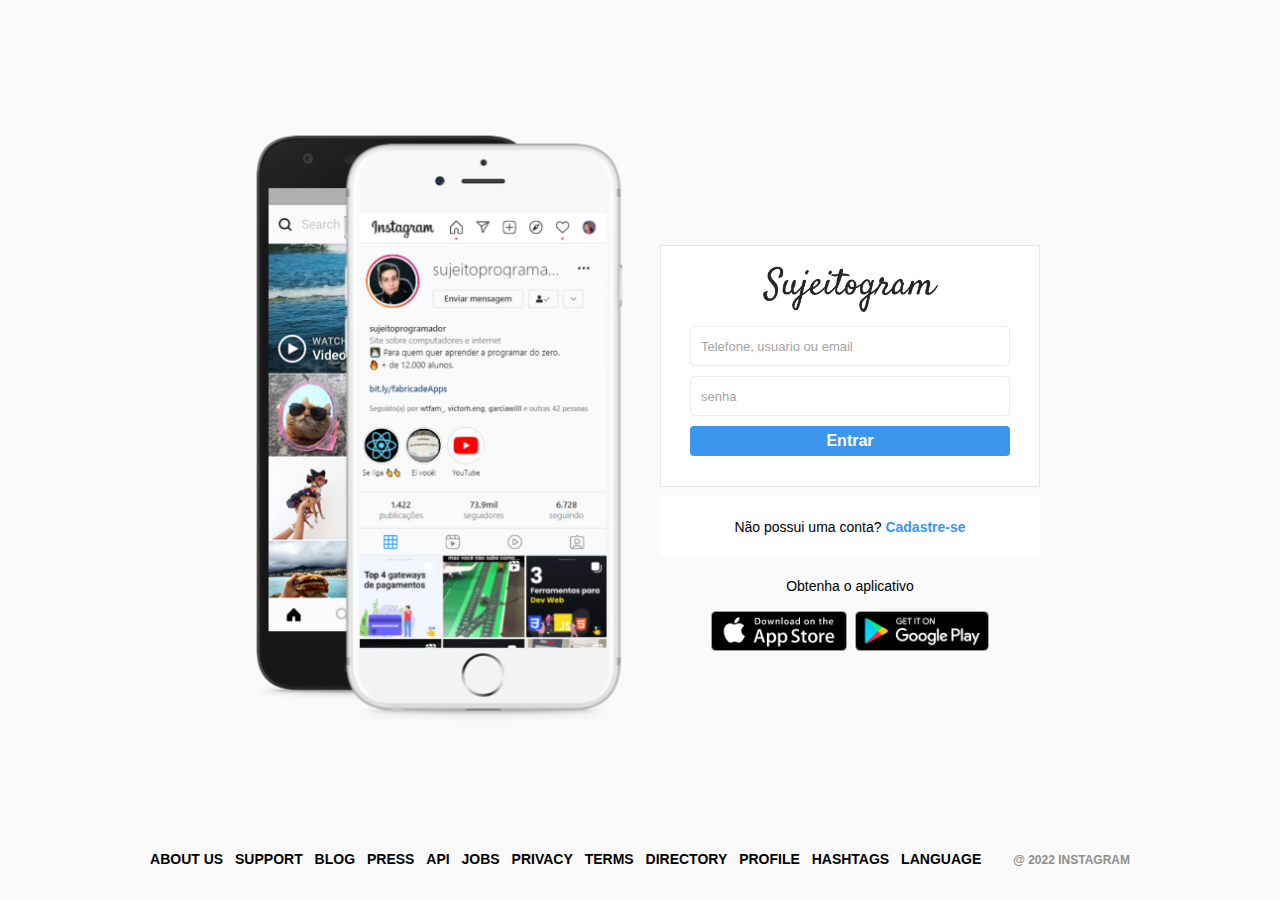
<file: index.html>
<!DOCTYPE html>
<html lang="pt-br">
<head>
    <link rel="stylesheet" href="styles/global.css">
    <link rel="stylesheet" href="styles/media.css">
    <meta charset="UTF-8">
    <meta name="viewport" content="width=device-width, initial-scale=1.0">
    <title>Sujeitogram - sua rede social</title>
</head>
<body>
    <div class="wrapper">
        <div class="container">
            <div class="column left">
                <div class="main">

                </div>


            </div>

            <div class="column right">
                <div class="login-panel">
                    <div class="logo">
                        <img src="assets/logo.png" alt="Logo do sujeitogram" class="logo-img">

                    </div>
                    <form>
                        <input type="text" placeholder="Telefone, usuario ou email" name="username">
                        <input placeholder="senha" type="password" name="password">
                        <input type="submit" value="Entrar">
                    </form>
                </div>

                <div class="infobox">
                    <p>Não possui uma conta? <a href="signup.html">Cadastre-se</a></p>
                </div>
                
                <div class="get-app-panel">
                    Obtenha o aplicativo

                    <div class="app-buttons">
                        <a href="#">
                            <img src="assets/appstore.png" alt="Baixe na AppStore">
                        </a>

                        <a href="#">
                            <img src="assets/googleplay.png" alt="Baixe na googleplay">
                        </a>
                    </div>
                </div>

            </div>


        </div>
        <!--Fim da area container-->

        <footer>
            <div class="footer-inner">
                <a href="#">About us</a>
                <a href="#">Support</a>
                <a href="#">Blog</a>
                <a href="#">Press</a>
                <a href="#">Api</a>
                <a href="#">Jobs</a>
                <a href="#">Privacy</a>
                <a href="#">Terms</a>
                <a href="#">Directory</a>
                <a href="#">Profile</a>
                <a href="#">Hashtags</a>
                <a href="#">Language</a>
                <div class="text-small">@ 2022 Instagram</div>
            </div>


        </footer>



    </div>

    
</body>
</html>
</file>
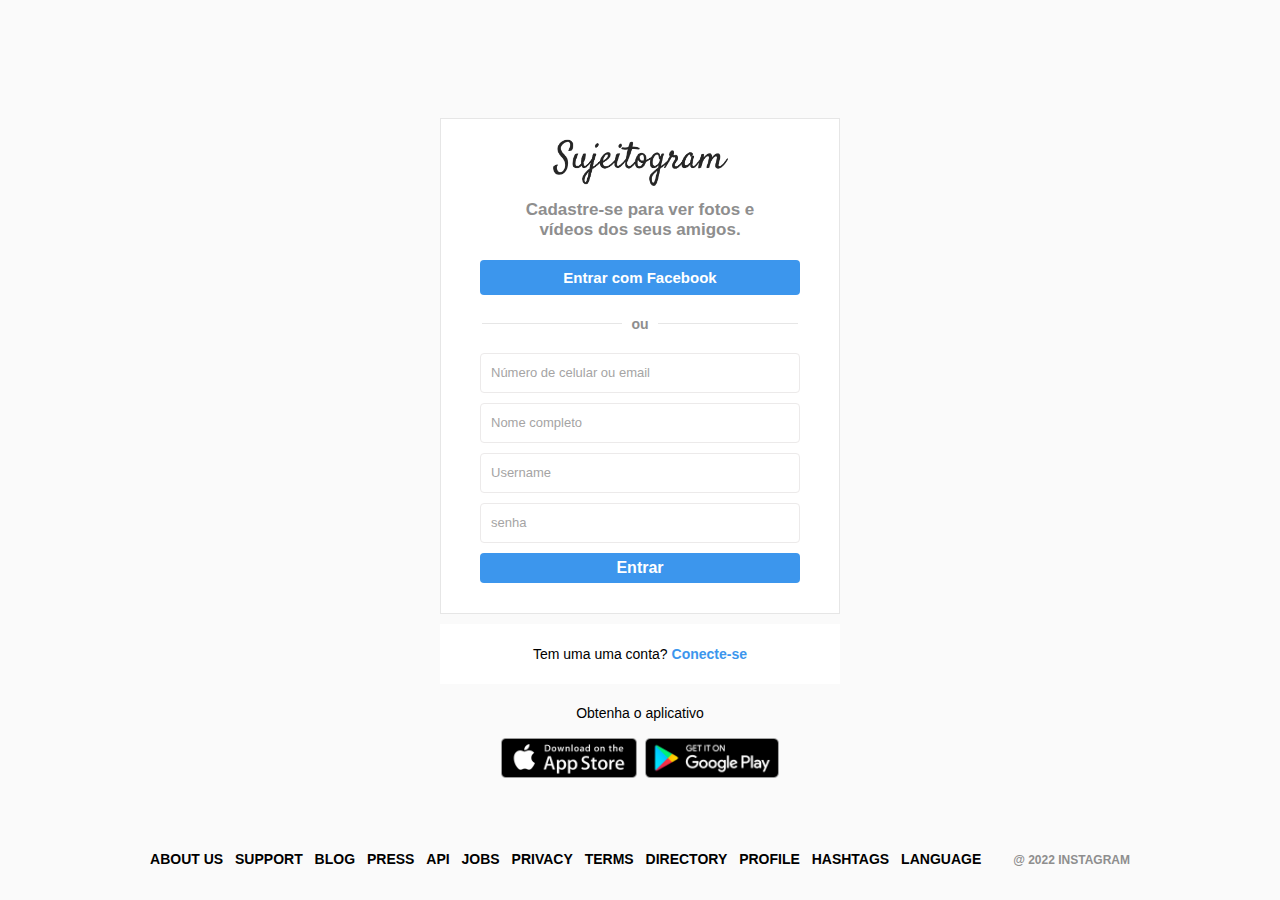
<file: signup.html>
<!DOCTYPE html>
<html lang="pt-br">
<head>
    <link rel="stylesheet" href="styles/global.css">
    <link rel="stylesheet" href="styles/media.css">
    <meta charset="UTF-8">
    <meta name="viewport" content="width=device-width, initial-scale=1.0">
    <title>Faça seu cadastro - sujeitogram</title>
</head>
<body>
    <div class="wrapper">
        <div class="container-signup">

            <div class="column">
                <div class="login-panel">
                    <div class="logo">
                        <img src="assets/logo.png" alt="Logo do sujeitogram" class="logo-img">
                    </div>
                    <div class="message">
                        <span>Cadastre-se para ver fotos e vídeos dos seus amigos.</span>
                    </div>

                    <button class="cta-button">
                        Entrar com Facebook
                    </button>

                    <div class="divisor-container">
                        <div class="line"></div>
                        <div class="divisor-tag">ou</div>
                        <div class="line"></div>
                    </div>



                    <form>
                        <input type="text" placeholder="Número de celular ou email" name="email">
                        <input type="text" placeholder="Nome completo" name="name">
                        <input type="text" placeholder="Username" name="username">
                        <input placeholder="senha" type="password" name="password">
                        <input type="submit" value="Entrar">
                    </form>
                </div>

                <div class="infobox">
                    <p>Tem uma uma conta? <a href="index.html">Conecte-se</a></p>
                </div>
                
                <div class="get-app-panel">
                    Obtenha o aplicativo

                    <div class="app-buttons">
                        <a href="#">
                            <img src="assets/appstore.png" alt="Baixe na AppStore">
                        </a>

                        <a href="#">
                            <img src="assets/googleplay.png" alt="Baixe na googleplay">
                        </a>
                    </div>
                </div>

            </div>


        </div>
        <!--Fim da area container-->

        <footer>
            <div class="footer-inner">
                <a href="#">About us</a>
                <a href="#">Support</a>
                <a href="#">Blog</a>
                <a href="#">Press</a>
                <a href="#">Api</a>
                <a href="#">Jobs</a>
                <a href="#">Privacy</a>
                <a href="#">Terms</a>
                <a href="#">Directory</a>
                <a href="#">Profile</a>
                <a href="#">Hashtags</a>
                <a href="#">Language</a>
                <div class="text-small">@ 2022 Instagram</div>
            </div>


        </footer>



    </div>

    
</body>
</html>
</file>
<file: styles/global.css>
:root{
    --background: #fafafa;
    --white: #ffffff;
    --blue:#3c96ed;
    --grey: #8e8e8e;
    --light-grey:#e6e6e6;
    --black: #000000;
}


*{
    margin: 0;
    padding: 0;
    box-sizing: border-box;
}

a{
    text-decoration: none;
    color: var(--blue);
}

body{
    background-color: var(--background);
    height: 100%;
    width: 100%;
    font-family: Arial, Helvetica, sans-serif;
    font-size: 14px;
    line-height: 18px;
}

.wrapper{
    height: 100vh;
}

.container{
    margin: 0 auto;
    min-height: 100%;
    width: 800px;
    display: flex;
    align-items: center;
}

.column{
    flex-grow: 1;
    width: 50%;
}

.left{
    background-image: url(../assets/main-foto.png);
    background-size: 450px;
    background-repeat: no-repeat;
    background-position: center;
    height: 600px;
    margin-bottom: 50px;
}

.right{
    padding-left: 20px;
}

.login-panel{
    background-color: var(--white);
    border: 1px solid var(--light-grey);
    text-align: center;
    padding: 20px 0;
}

.logo-img{
    width: 175px;
}

form{
    display: flex;
    flex-direction: column;
    align-items: center;
    justify-content: center;
}

input[type="password"], input[type="text"]{
    background-color: var(--white);
    border: 1px solid rgb(236, 234, 234);
    height: 40px;
    border-radius: 4px;
    margin-top: 10px;
    padding: 10px;
    font-size: 13px;
    width: 320px;
    color: #000000;
}

input[type="password"]::placeholder, input[type="text"]::placeholder{
    color: rgb(165, 164, 164);
}

input[type="password"]:focus, input[type="text"]:focus{
    outline: 0;
    border: 1px solid #a1a1a1;
}

input[type="submit"]{
    width: 320px;
    margin-top: 10px;
    margin-bottom: 10px;
    height: 30px;
    border: 0;
    background-color: var(--blue);
    border-radius: 4px;
    color: var(--white);
    font-size: 16px;
    font-weight: bold;
    cursor: pointer;
}

.infobox{
    background-color: var(--white);
    height: 60px;
    border: rgb(236, 234, 234);
    margin: 10px auto 0;
    display: flex;
    justify-content: center;
    align-items: center;
    
}

.infobox p a{
    font-weight: bold;
    user-select: none;

}

.get-app-panel{
    margin-top: 20px;
    text-align: center;
}

.app-buttons{
    margin-top: 16px;

}

.app-buttons img{
    height: 40px;
    padding: 0 2px;
}

footer{
    margin-top: -50px;
    text-align: center;
    height: 50px;
    
}

footer a{ 
    color: var(--black);
    text-transform: uppercase;
    font-weight: bold;
    margin-right: 8px;

}

.text-small{
    font-size: 12px;
    font-weight: bold;
    color: var(--grey);
    text-transform: uppercase;
    padding-left: 20px;
    display: inline-block;
}

/*Pagina signup*/

.container-signup{
    margin: 0 auto;
    min-height: 100%;
    max-width: 400px;
    display: flex;
    align-items: center;
}

.message{
    margin: 10px 70px;

}

.message span{
    text-align: center;
    font-size: 17px;
    font-weight: bold;
    line-height: 20px;
    color: var(--grey);
}

.cta-button{
    width: 320px;
    margin: 10px 0;
    height: 35px;
    background-color: var(--blue);
    color: var(--white);
    border: 0;
    border-radius: 4px;
    font-size: 15px;
    font-weight: bold;
    cursor: pointer;
}

.divisor-container{
    display: flex;
    justify-content: center;
    align-items: center;
    margin: 10px 0;
}

.line{
    height: 1px;
    background-color: var(--light-grey);
    width: 35%;
}

.divisor-tag{
    font-weight: bold;
    margin: 0 2.5%;
    color: var(--grey);
}
</file>
<file: styles/media.css>
@media (max-width: 850px){
    .left{
        display: none;
    }
    .container{
        width: 70%;
    }
    .right{
        padding-left: 0;
    }
}

@media (max-width:560px){
    .container {
        width: 90%;
    }
    
    .container-signup{
        width: 90%;
    }

    input[TYPE="Password"], input[TYPE="text"], input[type="submit"]{
        width: 80%;
    }

    .cta-button{
        width: 85%;
    }

    .message{
        margin: 10px 25px ;
    }
}
</file>
